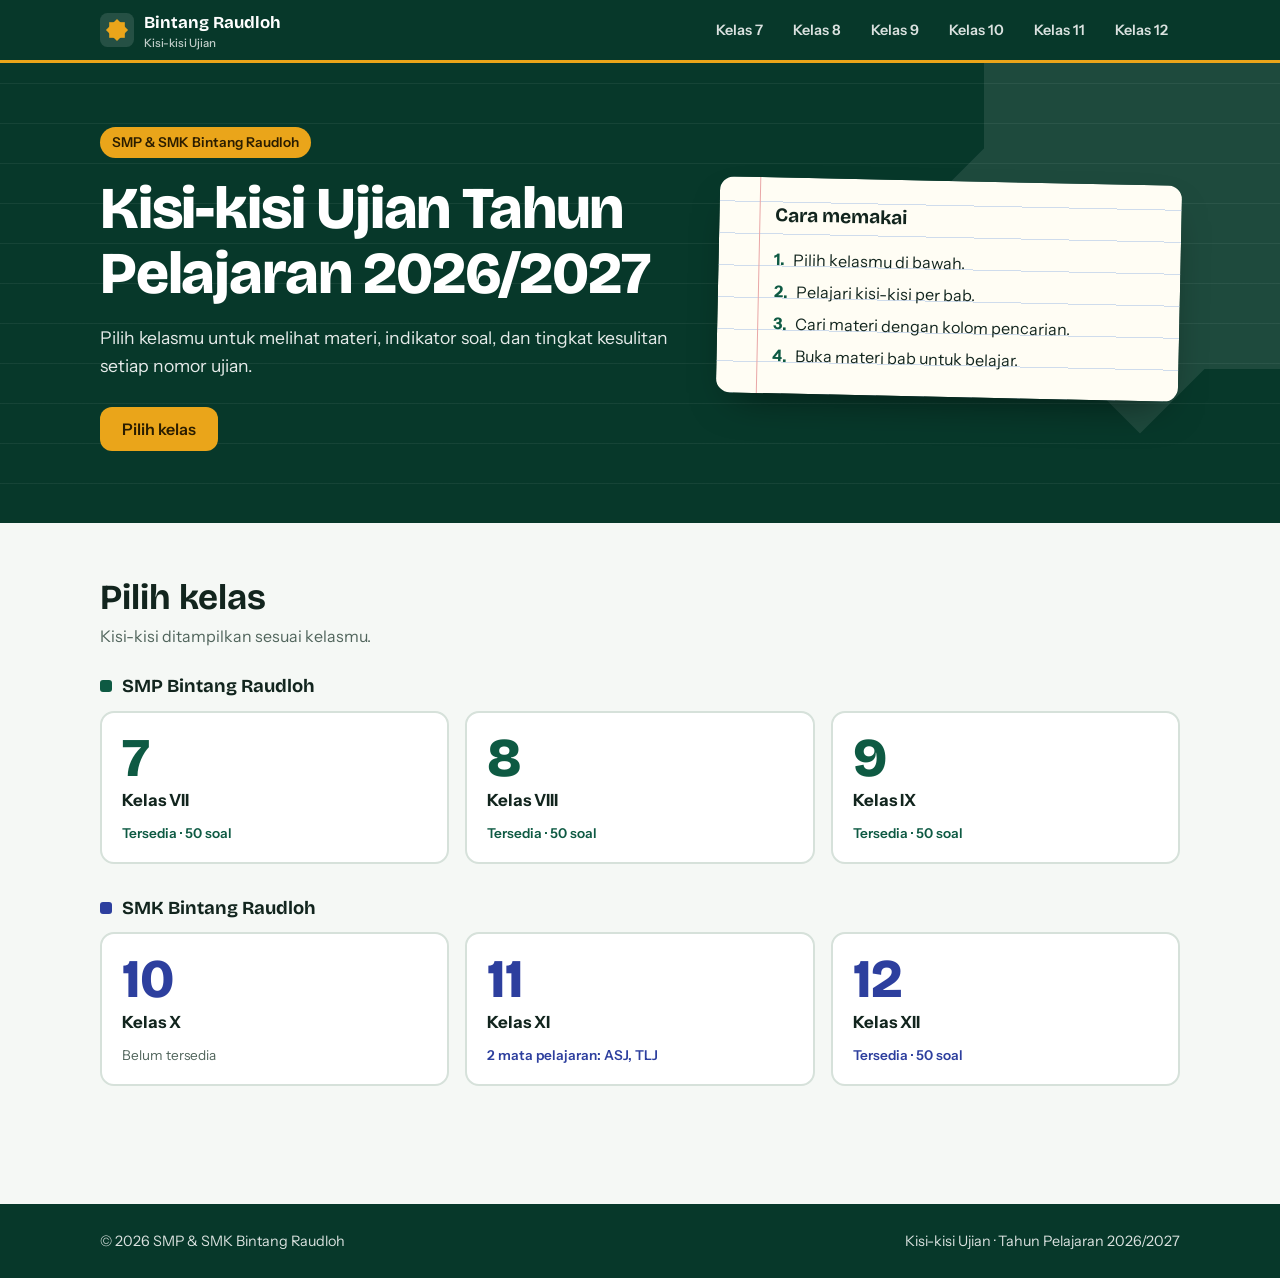
<file: index.html>
<!DOCTYPE html>
<html lang="id">
<head>
<meta charset="utf-8">
<meta name="viewport" content="width=device-width, initial-scale=1">
<title>Kisi-kisi Ujian · SMP & SMK Bintang Raudloh</title>
<meta name="description" content="Kisi-kisi ujian SMP & SMK Bintang Raudloh untuk kelas 7 sampai 12.">
<link rel="icon" href="data:image/svg+xml,<svg xmlns='http://www.w3.org/2000/svg' viewBox='0 0 100 100'><rect width='100' height='100' rx='22' fill='%230e5a43'/><g fill='%23eaa51a'><rect x='27' y='27' width='46' height='46'/><rect x='27' y='27' width='46' height='46' transform='rotate(45 50 50)'/></g></svg>">
<link rel="preconnect" href="https://fonts.googleapis.com">
<link rel="preconnect" href="https://fonts.gstatic.com" crossorigin>
<link href="https://fonts.googleapis.com/css2?family=Bricolage+Grotesque:opsz,wght@12..96,500;12..96,700;12..96,800&family=Instrument+Sans:wght@400;500;600&display=swap" rel="stylesheet">
<style>
:root{--ink:#12251e;--mut:#51655c;--paper:#f5f8f5;--card:#fff;--line:#d6e1da;--gold:#eaa51a;--hots:#a84b12;--hotsbg:#fdebdc;
--acc:#0e5a43;--accd:#07382a;--accl:#e4f1ea;--r:14px;
--fd:'Bricolage Grotesque','Segoe UI',system-ui,sans-serif;--fb:'Instrument Sans','Segoe UI',system-ui,sans-serif}
body[data-j=smk]{--acc:#2d3f9e;--accd:#1a2766;--accl:#e6e9f8}
*{box-sizing:border-box}
html{scroll-behavior:smooth;scroll-padding-top:150px}
body{margin:0;font-family:var(--fb);color:var(--ink);background:var(--paper);line-height:1.55;font-size:16px}
a{color:inherit}
:focus-visible{outline:3px solid var(--gold);outline-offset:2px;border-radius:6px}
h1,h2,h3{font-family:var(--fd);line-height:1.1;margin:0}
.wrap{max-width:1120px;margin:0 auto;padding:0 20px}
svg.star{display:block}

/* header */
.top{position:sticky;top:0;z-index:30;background:var(--accd);color:#fff;border-bottom:3px solid var(--gold)}
.top .wrap{display:flex;align-items:center;gap:16px;min-height:60px}
.brand{display:flex;align-items:center;gap:10px;text-decoration:none;font-family:var(--fd);font-weight:700;font-size:1.05rem;white-space:nowrap}
.brand small{display:block;font:500 .72rem var(--fb);opacity:.75}
.nav{display:flex;gap:6px;margin-left:auto;overflow-x:auto;scrollbar-width:none;padding:6px 0}
.nav::-webkit-scrollbar{display:none}
.nav a{flex:none;text-decoration:none;font-weight:600;font-size:.9rem;padding:6px 12px;border-radius:99px;color:#fff;opacity:.85}
.nav a:hover{background:rgba(255,255,255,.14);opacity:1}
.nav a[aria-current=page]{background:var(--gold);color:#2b1d00;opacity:1}
@media(max-width:640px){.brand span small{display:none}.brand{font-size:.95rem}}

/* home */
.hero{background:var(--accd);color:#fff;position:relative;overflow:hidden;
background-image:repeating-linear-gradient(0deg,transparent 0 39px,rgba(255,255,255,.06) 39px 40px)}
.hero .wrap{display:grid;grid-template-columns:1.25fr 1fr;gap:40px;align-items:center;padding-top:64px;padding-bottom:72px;position:relative}
.hero .bgstar{position:absolute;right:-120px;top:-110px;width:520px;opacity:.09;pointer-events:none}
.hero h1{font-size:clamp(2.2rem,5.2vw,3.7rem);font-weight:800;letter-spacing:-.02em}
.hero p.lead{font-size:1.1rem;max-width:34em;opacity:.9;margin:18px 0 28px}
.school{display:inline-block;background:var(--gold);color:#2b1d00;font-weight:600;font-size:.85rem;padding:5px 12px;border-radius:99px;margin-bottom:18px}
.btn{display:inline-flex;align-items:center;gap:8px;border:0;cursor:pointer;font:600 1rem var(--fb);padding:12px 22px;border-radius:12px;text-decoration:none;background:var(--gold);color:#2b1d00}
.btn:hover{filter:brightness(1.07)}
.btn.ghost{background:transparent;color:inherit;border:2px solid currentColor}
.note{background:#fffdf4;color:var(--ink);border-radius:var(--r);padding:22px 24px 22px 56px;box-shadow:0 18px 40px -18px rgba(0,0,0,.55);
background-image:linear-gradient(90deg,transparent 40px,#e9a6a6 40px 41px,transparent 41px),repeating-linear-gradient(0deg,transparent 0 31px,#cfdcec 31px 32px);transform:rotate(1.2deg)}
.note h2{font-size:1.2rem;margin-bottom:12px;line-height:32px}
.note ol{margin:0;padding:0;list-style:none;counter-reset:s}
.note li{counter-increment:s;line-height:32px;position:relative}
.note li::before{content:counter(s) ".";font-weight:700;color:var(--acc);margin-right:8px}
@media(max-width:820px){.hero .wrap{grid-template-columns:1fr;padding-top:44px;padding-bottom:52px}.note{transform:none}}

section.klas{padding:56px 0 28px}
.klas h2{font-size:clamp(1.6rem,3vw,2.2rem);margin-bottom:6px}
.klas .sub{color:var(--mut);margin:0 0 28px}
.grp{margin-bottom:34px}
.grp h3{font-size:1.15rem;margin-bottom:14px;display:flex;align-items:center;gap:10px}
.grp h3 i{display:inline-block;width:12px;height:12px;border-radius:3px;background:var(--c)}
.tiles{display:grid;grid-template-columns:repeat(3,1fr);gap:16px}
@media(max-width:700px){.tiles{grid-template-columns:1fr 1fr}}
@media(max-width:420px){.tiles{grid-template-columns:1fr}}
.tile{display:flex;flex-direction:column;gap:2px;text-decoration:none;background:var(--card);border:2px solid var(--line);border-radius:var(--r);padding:18px 20px;position:relative;transition:transform .15s,border-color .15s}
.tile:hover{transform:translateY(-3px);border-color:var(--c)}
.tile .big{font:800 3.4rem/1 var(--fd);color:var(--c)}
.tile b{font-size:1.05rem}
.tile .st{font-size:.85rem;margin-top:8px;color:var(--mut)}
.tile .st.ok{color:var(--c);font-weight:600}
.tile.smp{--c:#0e5a43}.tile.smk{--c:#2d3f9e}
.grp.smp h3{--c:#0e5a43}.grp.smk h3{--c:#2d3f9e}

footer{margin-top:56px;background:var(--accd);color:#fff;padding:26px 0;font-size:.9rem}
footer .wrap{display:flex;justify-content:space-between;gap:12px;flex-wrap:wrap;opacity:.85}

/* class page */
.chero{background:var(--accd);color:#fff;padding:36px 0 44px;position:relative;overflow:hidden;
background-image:repeating-linear-gradient(0deg,transparent 0 39px,rgba(255,255,255,.06) 39px 40px)}
.crumb{font-size:.9rem;opacity:.85;margin-bottom:14px}
.crumb a{text-decoration:none;border-bottom:1px solid rgba(255,255,255,.4)}
.chero h1{font-size:clamp(1.9rem,4.4vw,3rem);font-weight:800;letter-spacing:-.015em;max-width:18em}
.chero .per{opacity:.9;margin:10px 0 24px}
.meta{display:grid;grid-template-columns:repeat(auto-fit,minmax(170px,1fr));gap:10px;margin:0}
.meta div{background:rgba(255,255,255,.1);border-radius:12px;padding:10px 14px}
.meta dt{font-size:.78rem;opacity:.75}
.meta dd{margin:0;font-weight:600}
.panel{display:grid;grid-template-columns:1fr 1fr;gap:18px;margin-top:-26px;position:relative}
@media(max-width:820px){.panel{grid-template-columns:1fr}}
.card{background:var(--card);border:1px solid var(--line);border-radius:var(--r);padding:20px 22px;box-shadow:0 10px 24px -16px rgba(18,37,30,.35)}
.card h2{font-size:1.1rem;margin-bottom:14px}
.bar{display:grid;grid-template-columns:minmax(90px,38%) 1fr 2.2rem;gap:10px;align-items:center;margin:9px 0;font-size:.9rem}
.bar .t{height:12px;border-radius:99px;background:var(--accl);overflow:hidden}
.bar .t i{display:block;height:100%;background:var(--acc);border-radius:99px}
.bar b{text-align:right}
.bar.h .t i{background:var(--hots)}
.split{display:flex;height:34px;border-radius:10px;overflow:hidden;margin:6px 0 10px;font-weight:600;font-size:.85rem}
.split span{display:flex;align-items:center;justify-content:center;color:#fff}
.split span{min-width:0;overflow:hidden;white-space:nowrap}.split .LOTS{background:var(--acc)}.split .MOTS{background:#a97800}.split .HOTS{background:var(--hots)}
.kt.MOTS{background:#fff3d1;color:#6b4c00;border:1.5px solid #a97800}
.subs{display:flex;gap:8px;flex-wrap:wrap;margin:0 0 22px}
.subs a{padding:8px 18px;border-radius:99px;border:2px solid rgba(255,255,255,.45);color:#fff;text-decoration:none;font-weight:600;font-size:.95rem}
.subs a:hover{background:rgba(255,255,255,.12)}
.subs a[aria-current=page]{background:var(--gold);border-color:var(--gold);color:#2b1d00}

.tools{position:sticky;top:63px;z-index:20;background:var(--paper);padding:14px 0 10px;margin-top:20px;border-bottom:1px solid var(--line)}
.tools .wrap{display:flex;flex-wrap:wrap;gap:10px;align-items:center}
.tools input,.tools select{font:500 .95rem var(--fb);padding:10px 12px;border:2px solid var(--line);border-radius:10px;background:#fff;color:var(--ink);min-height:44px}
.tools input{flex:1 1 220px}
.seg{display:flex;border:2px solid var(--line);border-radius:10px;overflow:hidden;background:#fff}
.seg button{font:600 .9rem var(--fb);border:0;background:none;padding:0 14px;min-height:40px;cursor:pointer;color:var(--ink)}
.seg button[aria-pressed=true]{background:var(--acc);color:#fff}
.cnt{font-size:.88rem;color:var(--mut);margin-left:auto}
.pr{font:600 .9rem var(--fb);border:2px solid var(--line);background:#fff;border-radius:10px;padding:0 14px;min-height:44px;cursor:pointer}

.bab{margin-top:30px}
.bab header{display:flex;flex-wrap:wrap;gap:6px 14px;align-items:baseline;margin-bottom:12px}
.bab h2{font-size:1.4rem}
.bab h2 span{color:var(--acc)}
.bab .jml{font-size:.85rem;font-weight:600;background:var(--accl);color:var(--acc);padding:3px 10px;border-radius:99px}
.bab .desc{flex-basis:100%;margin:0;color:var(--mut);font-size:.95rem}
.bab .src{font-size:.9rem;font-weight:600;color:var(--acc)}
.rows{background:var(--card);border:1px solid var(--line);border-radius:var(--r);overflow:hidden}
.row{display:grid;grid-template-columns:3.2rem 11rem 1fr 9rem;gap:14px;padding:13px 18px;border-top:1px solid var(--line);align-items:start}
.row:first-child{border-top:0}
.row.hd{background:var(--accl);font-weight:600;font-size:.85rem;color:var(--accd)}
.row .no{font:800 1.1rem var(--fd);color:var(--acc)}
.row .mt{font-weight:600}
.tg{display:flex;gap:6px;flex-wrap:wrap}
.lv,.kt{font-size:.78rem;font-weight:700;padding:2px 9px;border-radius:99px;white-space:nowrap}
.lv{background:var(--accl);color:var(--accd)}
.kt.LOTS{border:1.5px solid var(--acc);color:var(--acc)}
.kt.HOTS{background:var(--hotsbg);color:var(--hots);border:1.5px solid var(--hots)}
.lv.hi{background:var(--hots);color:#fff}
.empty{padding:28px;text-align:center;color:var(--mut)}
@media(max-width:720px){
.row.hd{display:none}
.row{grid-template-columns:2.4rem 1fr;gap:4px 10px;padding:14px}
.row .no{grid-row:1/4}
.row .ind,.row .tg{grid-column:2}
.row .tg{margin-top:4px}
.tools{top:60px}.cnt{flex-basis:100%;margin:0}
}

/* unavailable */
.na{text-align:center;padding:72px 0 40px;max-width:560px;margin:0 auto}
.na .ico{width:96px;height:96px;margin:0 auto 22px;border-radius:50%;background:var(--accl);display:grid;place-items:center;color:var(--acc)}
.na h1{font-size:clamp(1.7rem,4vw,2.4rem);margin-bottom:12px}
.na p{color:var(--mut);margin:0 0 26px}
.na .btn{background:var(--acc);color:#fff}
.na .btn.ghost{background:transparent;color:var(--acc);margin-left:6px}

@media print{.top,.tools,.pr,footer,.hero .bgstar{display:none}.chero{background:none;color:#000;padding:0}.meta div{background:#eee}.panel{margin-top:10px}.card{box-shadow:none}body{background:#fff}.row{break-inside:avoid}}
@media(prefers-reduced-motion:reduce){*{transition:none!important;scroll-behavior:auto!important}}
</style>
</head>
<body>
<header class="top">
  <div class="wrap">
    <a class="brand" href="#" aria-label="Beranda">
      <svg class="star" width="34" height="34" viewBox="0 0 100 100" aria-hidden="true"><rect width="100" height="100" rx="22" fill="#fff" fill-opacity=".12"/><g fill="#eaa51a"><rect x="27" y="27" width="46" height="46"/><rect x="27" y="27" width="46" height="46" transform="rotate(45 50 50)"/></g></svg>
      <span>Bintang Raudloh<small>Kisi-kisi Ujian</small></span>
    </a>
    <nav class="nav" id="nav" aria-label="Pilih kelas"></nav>
  </div>
</header>
<main id="app"></main>
<footer><div class="wrap"><span>© 2026 SMP &amp; SMK Bintang Raudloh</span><span>Kisi-kisi Ujian · Tahun Pelajaran 2026/2027</span></div></footer>

<script>
const KELAS=[{n:7,r:'VII',j:'SMP'},{n:8,r:'VIII',j:'SMP'},{n:9,r:'IX',j:'SMP'},{n:10,r:'X',j:'SMK'},{n:11,r:'XI',j:'SMK'},{n:12,r:'XII',j:'SMK'}];
const DATA={"7": [{"mapel": "Informatika", "periode": "Ujian Semester Ganjil · Tahun Pelajaran 2026/2027", "meta": [["Mata pelajaran", "Informatika"], ["Kelas", "VII (Tujuh)"], ["Materi", "Bab 1–Bab 3"], ["Jumlah soal", "50 soal"], ["Bentuk soal", "Pilihan ganda (A, B, C, D)"], ["Alokasi waktu", "90 menit"], ["Guru pengampu", "Khalid Nabawi, S.Kom."]], "id": "informatika", "short": "Informatika", "label": "Informatika", "babs": [{"no": 1, "title": "Informatika dan Keterampilan Generik", "desc": "", "link": "https://khalidnabawidigital-hue.github.io/tik_biro7/bab1.html", "items": [{"no": 1, "materi": "Pengertian Informatika", "indikator": "Peserta didik dapat mengidentifikasi pengertian Informatika.", "level": "C1", "kat": "LOTS"}, {"no": 2, "materi": "Informatika dan TIK", "indikator": "Peserta didik dapat menyebutkan perbedaan Informatika dan TIK.", "level": "C2", "kat": "LOTS"}, {"no": 3, "materi": "Elemen Informatika", "indikator": "Peserta didik dapat mengidentifikasi 8 elemen utama Informatika.", "level": "C1", "kat": "LOTS"}, {"no": 4, "materi": "Berpikir Komputasional", "indikator": "Peserta didik dapat menjelaskan fungsi berpikir komputasional dalam kehidupan sehari-hari.", "level": "C2", "kat": "LOTS"}, {"no": 5, "materi": "Profil Pelajar Pancasila", "indikator": "Peserta didik dapat menentukan dimensi Pancasila yang sesuai dengan kegiatan gotong royong.", "level": "C2", "kat": "LOTS"}, {"no": 6, "materi": "Keterampilan Generik", "indikator": "Peserta didik dapat mengidentifikasi manfaat bekerja dalam kelompok.", "level": "C1", "kat": "LOTS"}, {"no": 7, "materi": "Pembagian Tugas", "indikator": "Peserta didik dapat menentukan tugas dan tanggung jawab ketua kelompok berdasarkan situasi.", "level": "C3", "kat": "LOTS"}, {"no": 8, "materi": "Komunikasi Tim", "indikator": "Peserta didik dapat menganalisis permasalahan pembagian tugas dalam kelompok.", "level": "C4", "kat": "HOTS"}, {"no": 9, "materi": "Infografis", "indikator": "Peserta didik dapat menentukan unsur infografis yang efektif berdasarkan kebutuhan informasi.", "level": "C3", "kat": "LOTS"}, {"no": 10, "materi": "Presentasi Efektif", "indikator": "Peserta didik dapat menganalisis kelemahan penyampaian presentasi berdasarkan ilustrasi.", "level": "C4", "kat": "HOTS"}, {"no": 11, "materi": "Kolaborasi", "indikator": "Peserta didik dapat mengevaluasi solusi terhadap konflik pembagian tugas kelompok.", "level": "C5", "kat": "HOTS"}, {"no": 12, "materi": "Produk Informatika", "indikator": "Peserta didik dapat menentukan rancangan penyajian informasi dalam bentuk infografis berdasarkan suatu permasalahan.", "level": "C6", "kat": "HOTS"}]}, {"no": 2, "title": "Berpikir Komputasional", "desc": "", "link": "https://khalidnabawidigital-hue.github.io/tik_biro7/bab2.html", "items": [{"no": 13, "materi": "Pengertian BK", "indikator": "Peserta didik dapat mengidentifikasi pengertian berpikir komputasional.", "level": "C1", "kat": "LOTS"}, {"no": 14, "materi": "Empat Pilar BK", "indikator": "Peserta didik dapat menyebutkan empat pilar berpikir komputasional.", "level": "C1", "kat": "LOTS"}, {"no": 15, "materi": "Dekomposisi", "indikator": "Peserta didik dapat menjelaskan konsep dekomposisi.", "level": "C2", "kat": "LOTS"}, {"no": 16, "materi": "Pengenalan Pola", "indikator": "Peserta didik dapat menentukan contoh penerapan pengenalan pola.", "level": "C3", "kat": "LOTS"}, {"no": 17, "materi": "Abstraksi", "indikator": "Peserta didik dapat mengidentifikasi informasi penting dan tidak penting dalam suatu permasalahan.", "level": "C3", "kat": "LOTS"}, {"no": 18, "materi": "Algoritma", "indikator": "Peserta didik dapat menjelaskan pengertian algoritma.", "level": "C2", "kat": "LOTS"}, {"no": 19, "materi": "Ciri Algoritma", "indikator": "Peserta didik dapat mengidentifikasi ciri-ciri algoritma yang baik.", "level": "C1", "kat": "LOTS"}, {"no": 20, "materi": "Urutan Algoritma", "indikator": "Peserta didik dapat menentukan urutan langkah yang benar dalam suatu aktivitas sehari-hari.", "level": "C3", "kat": "LOTS"}, {"no": 21, "materi": "Pseudocode dan Flowchart", "indikator": "Peserta didik dapat membedakan bentuk penyajian algoritma.", "level": "C2", "kat": "LOTS"}, {"no": 22, "materi": "Analisis Algoritma", "indikator": "Peserta didik dapat menganalisis kesalahan urutan langkah dalam suatu algoritma.", "level": "C4", "kat": "HOTS"}, {"no": 23, "materi": "Optimasi Penjadwalan", "indikator": "Peserta didik dapat menjelaskan tujuan optimasi penjadwalan.", "level": "C2", "kat": "LOTS"}, {"no": 24, "materi": "Prioritas Kegiatan", "indikator": "Peserta didik dapat menentukan kegiatan berdasarkan tingkat prioritas dan tenggat waktu.", "level": "C3", "kat": "LOTS"}, {"no": 25, "materi": "Efisiensi Waktu", "indikator": "Peserta didik dapat menganalisis jadwal kegiatan untuk menemukan penggunaan waktu yang tidak efisien.", "level": "C4", "kat": "HOTS"}, {"no": 26, "materi": "Struktur Data List", "indikator": "Peserta didik dapat mengidentifikasi karakteristik struktur data list.", "level": "C1", "kat": "LOTS"}, {"no": 27, "materi": "Struktur Data Queue", "indikator": "Peserta didik dapat menganalisis penerapan konsep FIFO dalam kehidupan sehari-hari.", "level": "C4", "kat": "HOTS"}, {"no": 28, "materi": "Struktur Data Stack", "indikator": "Peserta didik dapat menganalisis penerapan konsep LIFO dalam kehidupan sehari-hari.", "level": "C4", "kat": "HOTS"}, {"no": 29, "materi": "Representasi Data", "indikator": "Peserta didik dapat mengevaluasi representasi bilangan biner berdasarkan nilai desimalnya.", "level": "C5", "kat": "HOTS"}, {"no": 30, "materi": "Bilangan Biner", "indikator": "Peserta didik dapat menentukan representasi data sederhana menggunakan kombinasi bit biner.", "level": "C6", "kat": "HOTS"}]}, {"no": 3, "title": "Teknologi Informasi dan Komunikasi", "desc": "", "link": "https://khalidnabawidigital-hue.github.io/tik_biro7/bab3.html", "items": [{"no": 31, "materi": "Antarmuka Pengguna", "indikator": "Peserta didik dapat mengidentifikasi pengertian user interface.", "level": "C1", "kat": "LOTS"}, {"no": 32, "materi": "GUI", "indikator": "Peserta didik dapat menjelaskan pengertian Graphical User Interface.", "level": "C2", "kat": "LOTS"}, {"no": 33, "materi": "Komponen Antarmuka", "indikator": "Peserta didik dapat mengidentifikasi fungsi ikon, menu, jendela, dan pointer.", "level": "C1", "kat": "LOTS"}, {"no": 34, "materi": "Interaksi Antarmuka", "indikator": "Peserta didik dapat menentukan fungsi klik, klik ganda, drag, dan scroll.", "level": "C3", "kat": "LOTS"}, {"no": 35, "materi": "File dan Folder", "indikator": "Peserta didik dapat membedakan pengertian file dan folder.", "level": "C2", "kat": "LOTS"}, {"no": 36, "materi": "Ekstensi File", "indikator": "Peserta didik dapat mengidentifikasi jenis file berdasarkan ekstensi .docx, .pptx, .xlsx, .pdf, .jpg, dan .mp4.", "level": "C1", "kat": "LOTS"}, {"no": 37, "materi": "Pengelolaan File", "indikator": "Peserta didik dapat menentukan struktur folder yang tepat untuk menyimpan dokumen sekolah.", "level": "C3", "kat": "LOTS"}, {"no": 38, "materi": "Organisasi File", "indikator": "Peserta didik dapat menganalisis permasalahan penyimpanan file yang tidak terorganisasi.", "level": "C4", "kat": "HOTS"}, {"no": 39, "materi": "Browser", "indikator": "Peserta didik dapat menjelaskan fungsi aplikasi browser.", "level": "C2", "kat": "LOTS"}, {"no": 40, "materi": "Search Engine", "indikator": "Peserta didik dapat membedakan fungsi browser dan search engine.", "level": "C2", "kat": "LOTS"}, {"no": 41, "materi": "Kata Kunci", "indikator": "Peserta didik dapat menentukan kata kunci pencarian yang paling efektif.", "level": "C3", "kat": "LOTS"}, {"no": 42, "materi": "Verifikasi Informasi", "indikator": "Peserta didik dapat menganalisis hasil pencarian untuk menentukan sumber informasi yang lebih terpercaya.", "level": "C4", "kat": "HOTS"}, {"no": 43, "materi": "Surel / Email", "indikator": "Peserta didik dapat mengidentifikasi pengertian dan fungsi surel.", "level": "C1", "kat": "LOTS"}, {"no": 44, "materi": "Komponen Surel", "indikator": "Peserta didik dapat menjelaskan fungsi bagian To, Subject, isi pesan, dan lampiran.", "level": "C2", "kat": "LOTS"}, {"no": 45, "materi": "Etika Email", "indikator": "Peserta didik dapat menentukan cara mengirim surel secara sopan dan benar.", "level": "C3", "kat": "LOTS"}, {"no": 46, "materi": "Analisis Email", "indikator": "Peserta didik dapat menganalisis kesalahan dalam penulisan surel resmi.", "level": "C4", "kat": "HOTS"}, {"no": 47, "materi": "Aplikasi Perkantoran", "indikator": "Peserta didik dapat mengidentifikasi fungsi aplikasi pengolah kata.", "level": "C1", "kat": "LOTS"}, {"no": 48, "materi": "Jenis Dokumen", "indikator": "Peserta didik dapat menentukan jenis dokumen yang sesuai dengan kebutuhan tertentu.", "level": "C3", "kat": "LOTS"}, {"no": 49, "materi": "Pembuatan Dokumen", "indikator": "Peserta didik dapat mengevaluasi kualitas laporan digital berdasarkan tujuan dan kerapian penyajiannya.", "level": "C5", "kat": "HOTS"}, {"no": 50, "materi": "Proyek Digital Office", "indikator": "Peserta didik dapat merancang alur kerja pembuatan laporan digital, mulai dari pencarian informasi hingga pengiriman melalui surel.", "level": "C6", "kat": "HOTS"}]}], "total": 50}], "8": [{"mapel": "Informatika", "periode": "Kurikulum Merdeka Fase D · Tahun Ajaran 2026/2027", "meta": [["Mata pelajaran", "Informatika"], ["Kelas", "VIII (Delapan)"], ["Materi", "Bab 1–Bab 4"], ["Jumlah soal", "50 soal"], ["Bentuk soal", "Pilihan ganda (A, B, C, D)"], ["Skor", "2 poin per soal, total 100"]], "id": "informatika", "short": "Informatika", "label": "Informatika", "babs": [{"no": 1, "title": "Informatika dan Pembelajarannya", "desc": "Hakikat Informatika, cara belajar, refleksi, perencanaan belajar, dan Profil Pelajar Pancasila.", "link": "https://khalidnabawidigital-hue.github.io/tik_biro8/bab1.html", "items": [{"no": 1, "materi": "Pengertian Informatika", "indikator": "Peserta didik dapat mengidentifikasi pengertian Informatika secara tepat.", "level": "C1", "kat": "LOTS"}, {"no": 2, "materi": "Hakikat Informatika", "indikator": "Peserta didik dapat menjelaskan perbedaan Informatika dengan sekadar mengoperasikan komputer.", "level": "C2", "kat": "LOTS"}, {"no": 3, "materi": "Berpikir Komputasional", "indikator": "Peserta didik dapat menentukan penerapan berpikir komputasional dalam kehidupan sehari-hari.", "level": "C3", "kat": "LOTS"}, {"no": 4, "materi": "Plugged dan Unplugged", "indikator": "Peserta didik dapat membedakan kegiatan belajar Informatika secara plugged dan unplugged berdasarkan contoh kegiatan.", "level": "C2", "kat": "LOTS"}, {"no": 5, "materi": "Refleksi Pembelajaran", "indikator": "Peserta didik dapat menganalisis manfaat refleksi terhadap proses pembelajaran.", "level": "C4", "kat": "HOTS"}, {"no": 6, "materi": "Rencana Belajar", "indikator": "Peserta didik dapat menentukan strategi belajar yang tepat berdasarkan permasalahan belajar yang diberikan.", "level": "C3", "kat": "LOTS"}, {"no": 7, "materi": "Profil Pelajar Pancasila", "indikator": "Peserta didik dapat menganalisis karakter Profil Pelajar Pancasila yang sesuai dengan suatu situasi pembelajaran.", "level": "C4", "kat": "HOTS"}, {"no": 8, "materi": "Target Pembelajaran", "indikator": "Peserta didik dapat memilih rancangan target pembelajaran Informatika yang paling terarah dan realistis berdasarkan suatu kondisi.", "level": "C5", "kat": "HOTS"}]}, {"no": 2, "title": "Berpikir Komputasional", "desc": "Berpikir Komputasional, Fungsi, Himpunan, Sistem Bilangan, Algoritma, dan Struktur Data.", "link": "https://khalidnabawidigital-hue.github.io/tik_biro8/bab2.html", "items": [{"no": 9, "materi": "Pengertian BK", "indikator": "Peserta didik dapat menyebutkan pengertian berpikir komputasional.", "level": "C1", "kat": "LOTS"}, {"no": 10, "materi": "Penerapan BK", "indikator": "Peserta didik dapat mengidentifikasi contoh penerapan berpikir komputasional dalam kehidupan sehari-hari.", "level": "C2", "kat": "LOTS"}, {"no": 11, "materi": "Fungsi", "indikator": "Peserta didik dapat menjelaskan konsep input, proses, dan output pada sebuah fungsi.", "level": "C2", "kat": "LOTS"}, {"no": 12, "materi": "Fungsi", "indikator": "Peserta didik dapat menghitung keluaran fungsi berdasarkan aturan dan nilai masukan yang diberikan.", "level": "C3", "kat": "LOTS"}, {"no": 13, "materi": "Fungsi", "indikator": "Peserta didik dapat menganalisis hubungan domain, kodomain, dan range berdasarkan suatu pemetaan.", "level": "C4", "kat": "HOTS"}, {"no": 14, "materi": "Himpunan", "indikator": "Peserta didik dapat mengidentifikasi anggota suatu himpunan berdasarkan karakteristik tertentu.", "level": "C1", "kat": "LOTS"}, {"no": 15, "materi": "Operasi Himpunan", "indikator": "Peserta didik dapat menentukan hasil operasi gabungan (union) dua himpunan.", "level": "C3", "kat": "LOTS"}, {"no": 16, "materi": "Operasi Himpunan", "indikator": "Peserta didik dapat menganalisis hasil irisan (intersection) dan selisih dua himpunan.", "level": "C4", "kat": "HOTS"}, {"no": 17, "materi": "Sistem Bilangan", "indikator": "Peserta didik dapat membedakan sistem bilangan desimal dan biner berdasarkan basisnya.", "level": "C2", "kat": "LOTS"}, {"no": 18, "materi": "Sistem Bilangan", "indikator": "Peserta didik dapat mengonversi bilangan biner sederhana ke bilangan desimal.", "level": "C3", "kat": "LOTS"}, {"no": 19, "materi": "Algoritma", "indikator": "Peserta didik dapat mengidentifikasi ciri-ciri algoritma yang baik.", "level": "C1", "kat": "LOTS"}, {"no": 20, "materi": "Algoritma", "indikator": "Peserta didik dapat menentukan urutan langkah algoritma berdasarkan permasalahan yang diberikan.", "level": "C3", "kat": "LOTS"}, {"no": 21, "materi": "Algoritma", "indikator": "Peserta didik dapat menganalisis hasil akhir dari suatu algoritma sederhana menggunakan variabel dan perulangan.", "level": "C4", "kat": "HOTS"}, {"no": 22, "materi": "Struktur Data", "indikator": "Peserta didik dapat memilih struktur data Stack atau Queue yang paling tepat berdasarkan kebutuhan suatu permasalahan.", "level": "C5", "kat": "HOTS"}]}, {"no": 3, "title": "Teknologi Informasi dan Komunikasi", "desc": "Aplikasi Perkantoran, fitur aplikasi, pengolah kata, laporan digital, ringkasan konten, dan laboratorium virtual.", "link": "https://khalidnabawidigital-hue.github.io/tik_biro8/bab3.html", "items": [{"no": 23, "materi": "Aplikasi Perkantoran", "indikator": "Peserta didik dapat menyebutkan pengertian aplikasi perkantoran.", "level": "C1", "kat": "LOTS"}, {"no": 24, "materi": "Jenis Aplikasi", "indikator": "Peserta didik dapat mengidentifikasi aplikasi yang sesuai untuk membuat dokumen, mengolah angka, dan presentasi.", "level": "C2", "kat": "LOTS"}, {"no": 25, "materi": "Fitur Aplikasi", "indikator": "Peserta didik dapat menjelaskan fungsi fitur dasar pada aplikasi perkantoran.", "level": "C2", "kat": "LOTS"}, {"no": 26, "materi": "Pengolah Kata", "indikator": "Peserta didik dapat mengidentifikasi fungsi aplikasi pengolah kata seperti Microsoft Word dan Google Docs.", "level": "C1", "kat": "LOTS"}, {"no": 27, "materi": "Format Dokumen", "indikator": "Peserta didik dapat menentukan penggunaan fitur Bold, Italic, Underline, dan Align sesuai kebutuhan dokumen.", "level": "C3", "kat": "LOTS"}, {"no": 28, "materi": "Pengolah Kata", "indikator": "Peserta didik dapat menganalisis kesalahan pengaturan margin dan perataan teks pada sebuah dokumen.", "level": "C4", "kat": "HOTS"}, {"no": 29, "materi": "Laporan Digital", "indikator": "Peserta didik dapat mengidentifikasi bagian-bagian utama dalam struktur laporan digital.", "level": "C1", "kat": "LOTS"}, {"no": 30, "materi": "Laporan Digital", "indikator": "Peserta didik dapat menentukan urutan struktur laporan digital yang benar.", "level": "C3", "kat": "LOTS"}, {"no": 31, "materi": "Ringkasan Konten", "indikator": "Peserta didik dapat menjelaskan tujuan dan prinsip membuat ringkasan konten digital.", "level": "C2", "kat": "LOTS"}, {"no": 32, "materi": "Ringkasan Konten", "indikator": "Peserta didik dapat menganalisis gagasan pokok dari sebuah paragraf digital.", "level": "C4", "kat": "HOTS"}, {"no": 33, "materi": "Laboratorium Virtual", "indikator": "Peserta didik dapat menjelaskan pengertian dan manfaat laboratorium virtual.", "level": "C2", "kat": "LOTS"}, {"no": 34, "materi": "Laboratorium Virtual", "indikator": "Peserta didik dapat mengevaluasi pemilihan laboratorium virtual sebagai solusi pembelajaran berdasarkan keterbatasan alat dan bahan eksperimen.", "level": "C5", "kat": "HOTS"}]}, {"no": 4, "title": "Sistem Komputer", "desc": "Sistem komputer, komponen, hardware, software, sistem operasi, heksadesimal, pengalamatan memori, CPU, dan cara kerja komputer.", "link": "https://khalidnabawidigital-hue.github.io/tik_biro8/bab4.html", "items": [{"no": 35, "materi": "Sistem Komputer", "indikator": "Peserta didik dapat menjelaskan pengertian sistem komputer.", "level": "C1", "kat": "LOTS"}, {"no": 36, "materi": "Komponen Sistem", "indikator": "Peserta didik dapat membedakan hardware, software, dan brainware berdasarkan contoh.", "level": "C2", "kat": "LOTS"}, {"no": 37, "materi": "Hardware", "indikator": "Peserta didik dapat mengidentifikasi perangkat keras berdasarkan kategori input, processing, output, dan storage.", "level": "C2", "kat": "LOTS"}, {"no": 38, "materi": "Hardware", "indikator": "Peserta didik dapat menentukan fungsi perangkat keras berdasarkan situasi penggunaan komputer.", "level": "C3", "kat": "LOTS"}, {"no": 39, "materi": "Software", "indikator": "Peserta didik dapat membedakan software sistem dan software aplikasi.", "level": "C2", "kat": "LOTS"}, {"no": 40, "materi": "Sistem Operasi", "indikator": "Peserta didik dapat menjelaskan fungsi sistem operasi dalam mengelola sumber daya komputer.", "level": "C2", "kat": "LOTS"}, {"no": 41, "materi": "Sistem Bilangan", "indikator": "Peserta didik dapat mengidentifikasi basis dan simbol yang digunakan dalam sistem bilangan heksadesimal.", "level": "C1", "kat": "LOTS"}, {"no": 42, "materi": "Heksadesimal", "indikator": "Peserta didik dapat mengonversi bilangan desimal ke heksadesimal.", "level": "C3", "kat": "LOTS"}, {"no": 43, "materi": "Heksadesimal", "indikator": "Peserta didik dapat mengonversi bilangan heksadesimal ke desimal.", "level": "C3", "kat": "LOTS"}, {"no": 44, "materi": "Heksadesimal", "indikator": "Peserta didik dapat menganalisis kesalahan proses konversi bilangan desimal ke heksadesimal.", "level": "C4", "kat": "HOTS"}, {"no": 45, "materi": "Pengalamatan Memori", "indikator": "Peserta didik dapat menjelaskan pengertian alamat memori.", "level": "C1", "kat": "LOTS"}, {"no": 46, "materi": "Pengalamatan Memori", "indikator": "Peserta didik dapat menganalisis perbedaan alamat memori dengan isi data yang tersimpan.", "level": "C4", "kat": "HOTS"}, {"no": 47, "materi": "CPU", "indikator": "Peserta didik dapat mengidentifikasi fungsi ALU, CU, dan Register pada CPU.", "level": "C2", "kat": "LOTS"}, {"no": 48, "materi": "Cara Kerja CPU", "indikator": "Peserta didik dapat menentukan urutan siklus Fetch–Decode–Execute.", "level": "C3", "kat": "LOTS"}, {"no": 49, "materi": "Cara Kerja Komputer", "indikator": "Peserta didik dapat menganalisis hubungan CPU, RAM, perangkat input, dan output dalam proses pengolahan data.", "level": "C4", "kat": "HOTS"}, {"no": 50, "materi": "Sistem Komputer", "indikator": "Peserta didik dapat memilih rancangan solusi paling tepat untuk mengatasi permasalahan komputer berdasarkan hubungan hardware, software, brainware, dan CPU.", "level": "C6", "kat": "HOTS"}]}], "total": 50}], "9": [{"mapel": "Informatika", "periode": "Tahun Pelajaran 2026/2027", "meta": [["Mata pelajaran", "Informatika"], ["Kelas", "IX (Sembilan)"], ["Materi", "Bab 2–Bab 6"], ["Jumlah soal", "50 butir"], ["Bentuk soal", "Pilihan ganda (A, B, C, D)"], ["Guru pengampu", "Khalid Nabawi, S.Kom."]], "id": "informatika", "short": "Informatika", "label": "Informatika", "babs": [{"no": 2, "title": "Berpikir Komputasional", "desc": "Struktur Data Graf dan Tree, Ekspresi Logika, Algoritma.", "link": "https://khalidnabawidigital-hue.github.io/tik_biro9/bab2.html", "items": [{"no": 1, "materi": "Struktur Data Graf", "indikator": "Peserta didik dapat menyebutkan pengertian graf dalam struktur data.", "level": "C1", "kat": "LOTS"}, {"no": 2, "materi": "Struktur Data Graf", "indikator": "Peserta didik dapat mengidentifikasi pengertian simpul (vertex) dan sisi (edge).", "level": "C1", "kat": "LOTS"}, {"no": 3, "materi": "Struktur Data Tree", "indikator": "Peserta didik dapat menjelaskan fungsi root, parent, child, dan leaf.", "level": "C2", "kat": "LOTS"}, {"no": 4, "materi": "Graf dan Tree", "indikator": "Peserta didik dapat membedakan karakteristik graf dan tree berdasarkan ilustrasi.", "level": "C2", "kat": "LOTS"}, {"no": 5, "materi": "Operasi Logika", "indikator": "Peserta didik dapat menentukan hasil operasi logika AND, OR, dan NOT.", "level": "C3", "kat": "LOTS"}, {"no": 6, "materi": "Operasi Logika", "indikator": "Peserta didik dapat menerapkan operasi XOR berdasarkan dua nilai kebenaran.", "level": "C3", "kat": "LOTS"}, {"no": 7, "materi": "Algoritma", "indikator": "Peserta didik dapat mengidentifikasi ciri-ciri algoritma yang baik.", "level": "C2", "kat": "LOTS"}, {"no": 8, "materi": "Algoritma", "indikator": "Peserta didik dapat menentukan urutan langkah algoritma untuk menyelesaikan masalah sederhana.", "level": "C3", "kat": "LOTS"}, {"no": 9, "materi": "Graf", "indikator": "Peserta didik dapat menganalisis hubungan antarsimpul berdasarkan ilustrasi jaringan atau peta rute.", "level": "C4", "kat": "HOTS"}, {"no": 10, "materi": "Operasi Logika", "indikator": "Peserta didik dapat menganalisis hasil kombinasi beberapa ekspresi logika.", "level": "C4", "kat": "HOTS"}, {"no": 11, "materi": "Algoritma", "indikator": "Peserta didik dapat mengevaluasi kesalahan urutan langkah dalam sebuah algoritma.", "level": "C5", "kat": "HOTS"}, {"no": 12, "materi": "Algoritma", "indikator": "Peserta didik dapat menentukan rancangan algoritma paling tepat untuk menyelesaikan permasalahan sehari-hari.", "level": "C6", "kat": "HOTS"}]}, {"no": 3, "title": "Teknologi Informasi dan Komunikasi", "desc": "Integrasi Konten Aplikasi Perkantoran, Blog, dan Vlog.", "link": "https://khalidnabawidigital-hue.github.io/tik_biro9/bab3.html", "items": [{"no": 13, "materi": "Aplikasi Perkantoran", "indikator": "Peserta didik dapat menyebutkan fungsi aplikasi pengolah kata, lembar kerja, dan presentasi.", "level": "C1", "kat": "LOTS"}, {"no": 14, "materi": "Integrasi Konten", "indikator": "Peserta didik dapat menjelaskan tujuan integrasi konten antaraplikasi perkantoran.", "level": "C2", "kat": "LOTS"}, {"no": 15, "materi": "Integrasi Konten", "indikator": "Peserta didik dapat mengidentifikasi perbedaan Copy-Paste, Paste Special/Link, dan Embed OLE.", "level": "C2", "kat": "LOTS"}, {"no": 16, "materi": "Integrasi Konten", "indikator": "Peserta didik dapat menentukan metode integrasi konten yang tepat berdasarkan kebutuhan pekerjaan.", "level": "C3", "kat": "LOTS"}, {"no": 17, "materi": "Blog", "indikator": "Peserta didik dapat mengidentifikasi karakteristik dan fungsi blog.", "level": "C2", "kat": "LOTS"}, {"no": 18, "materi": "Blog", "indikator": "Peserta didik dapat menentukan susunan postingan blog yang baik berdasarkan struktur penulisannya.", "level": "C3", "kat": "LOTS"}, {"no": 19, "materi": "Vlog", "indikator": "Peserta didik dapat mengidentifikasi tahapan produksi vlog dari pra-produksi hingga publikasi.", "level": "C3", "kat": "LOTS"}, {"no": 20, "materi": "Integrasi Konten", "indikator": "Peserta didik dapat menganalisis kesesuaian penggunaan aplikasi perkantoran dalam pembuatan laporan.", "level": "C4", "kat": "HOTS"}, {"no": 21, "materi": "Blog dan Vlog", "indikator": "Peserta didik dapat mengevaluasi kualitas sebuah blog atau vlog berdasarkan isi, sumber, dan penyajiannya.", "level": "C5", "kat": "HOTS"}, {"no": 22, "materi": "Blog dan Vlog", "indikator": "Peserta didik dapat menentukan rancangan konsep blog atau vlog edukatif yang sesuai dengan tujuan dan sasaran pembaca atau penonton.", "level": "C6", "kat": "HOTS"}]}, {"no": 4, "title": "Sistem Komputer", "desc": "Kebiasaan Baik Berkomputer, Posisi Duduk, dan Computer Science Unplugged.", "link": "https://khalidnabawidigital-hue.github.io/tik_biro9/bab4.html", "items": [{"no": 23, "materi": "Kebiasaan Berkomputer", "indikator": "Peserta didik dapat menyebutkan contoh kebiasaan baik dalam menggunakan komputer.", "level": "C1", "kat": "LOTS"}, {"no": 24, "materi": "Keamanan Perangkat", "indikator": "Peserta didik dapat menjelaskan pentingnya menjaga keamanan perangkat dan akun saat menggunakan komputer bersama.", "level": "C2", "kat": "LOTS"}, {"no": 25, "materi": "Posisi Duduk", "indikator": "Peserta didik dapat mengidentifikasi posisi duduk dan pengaturan perangkat yang mendukung kenyamanan saat menggunakan komputer.", "level": "C2", "kat": "LOTS"}, {"no": 26, "materi": "Kebiasaan Berkomputer", "indikator": "Peserta didik dapat menentukan tindakan tepat ketika menemukan kerusakan perangkat komputer.", "level": "C3", "kat": "LOTS"}, {"no": 27, "materi": "CS Unplugged", "indikator": "Peserta didik dapat menjelaskan pengertian dan tujuan Computer Science Unplugged.", "level": "C2", "kat": "LOTS"}, {"no": 28, "materi": "CS Unplugged", "indikator": "Peserta didik dapat menerapkan konsep urutan instruksi dalam kegiatan tanpa menggunakan komputer.", "level": "C3", "kat": "LOTS"}, {"no": 29, "materi": "Kebiasaan Berkomputer", "indikator": "Peserta didik dapat menganalisis kesalahan kebiasaan penggunaan komputer berdasarkan suatu kasus.", "level": "C4", "kat": "HOTS"}, {"no": 30, "materi": "CS Unplugged", "indikator": "Peserta didik dapat merancang urutan instruksi yang paling efektif untuk menyelesaikan aktivitas sederhana tanpa komputer.", "level": "C6", "kat": "HOTS"}]}, {"no": 5, "title": "Jaringan Komputer dan Internet", "desc": "Etika Berinternet, Keamanan Digital, Tanggung Jawab Pengguna Internet, dan Kampanye Internet Aman.", "link": "https://khalidnabawidigital-hue.github.io/tik_biro9/bab5.html", "items": [{"no": 31, "materi": "Etika Berinternet", "indikator": "Peserta didik dapat menyebutkan contoh perilaku yang mencerminkan etika berinternet.", "level": "C1", "kat": "LOTS"}, {"no": 32, "materi": "Keamanan Internet", "indikator": "Peserta didik dapat menjelaskan pentingnya menjaga kerahasiaan informasi pribadi di internet.", "level": "C2", "kat": "LOTS"}, {"no": 33, "materi": "Keamanan Akun", "indikator": "Peserta didik dapat mengidentifikasi ciri kata sandi yang kuat dan aman.", "level": "C2", "kat": "LOTS"}, {"no": 34, "materi": "Etika Digital", "indikator": "Peserta didik dapat menentukan tindakan tepat ketika berbeda pendapat di media sosial.", "level": "C3", "kat": "LOTS"}, {"no": 35, "materi": "Keamanan Internet", "indikator": "Peserta didik dapat menentukan tindakan yang tepat ketika menerima tautan atau pesan mencurigakan.", "level": "C3", "kat": "LOTS"}, {"no": 36, "materi": "Hak Cipta", "indikator": "Peserta didik dapat menerapkan prinsip menghargai hak cipta ketika menggunakan konten dari internet.", "level": "C3", "kat": "LOTS"}, {"no": 37, "materi": "Jejak Digital", "indikator": "Peserta didik dapat menganalisis dampak unggahan terhadap privasi dan jejak digital seseorang.", "level": "C4", "kat": "HOTS"}, {"no": 38, "materi": "Keamanan Internet", "indikator": "Peserta didik dapat menganalisis kasus penyebaran informasi yang belum terverifikasi.", "level": "C4", "kat": "HOTS"}, {"no": 39, "materi": "Kampanye Internet Aman", "indikator": "Peserta didik dapat mengevaluasi efektivitas pesan kampanye internet aman berdasarkan isi dan sasaran audiens.", "level": "C5", "kat": "HOTS"}, {"no": 40, "materi": "Kampanye Internet Aman", "indikator": "Peserta didik dapat merancang konsep kampanye digital yang tepat untuk mengajak masyarakat menggunakan internet secara bijak.", "level": "C6", "kat": "HOTS"}]}, {"no": 6, "title": "Analisis Data", "desc": "Pengertian Data, Informasi, Perbedaan Data dan Informasi, serta Praktik Baik Analisis Data.", "link": "https://khalidnabawidigital-hue.github.io/tik_biro9/bab6.html", "items": [{"no": 41, "materi": "Pengertian Data", "indikator": "Peserta didik dapat menyebutkan pengertian data.", "level": "C1", "kat": "LOTS"}, {"no": 42, "materi": "Pengertian Informasi", "indikator": "Peserta didik dapat menjelaskan pengertian informasi sebagai hasil pengolahan data.", "level": "C2", "kat": "LOTS"}, {"no": 43, "materi": "Data dan Informasi", "indikator": "Peserta didik dapat membedakan data mentah dan informasi berdasarkan contoh sehari-hari.", "level": "C2", "kat": "LOTS"}, {"no": 44, "materi": "Pengolahan Data", "indikator": "Peserta didik dapat menerapkan perhitungan sederhana untuk mengubah sekumpulan data menjadi informasi berupa nilai rata-rata.", "level": "C3", "kat": "LOTS"}, {"no": 45, "materi": "Praktik Analisis Data", "indikator": "Peserta didik dapat menentukan tindakan untuk memeriksa ketepatan dan kelengkapan data.", "level": "C3", "kat": "LOTS"}, {"no": 46, "materi": "Praktik Analisis Data", "indikator": "Peserta didik dapat menganalisis kesesuaian sumber data sebelum digunakan sebagai dasar pengambilan keputusan.", "level": "C4", "kat": "HOTS"}, {"no": 47, "materi": "Praktik Analisis Data", "indikator": "Peserta didik dapat menganalisis kesalahan pencatatan atau data yang tidak lengkap.", "level": "C4", "kat": "HOTS"}, {"no": 48, "materi": "Konteks Data", "indikator": "Peserta didik dapat menganalisis perbedaan konteks dalam penggunaan dan perbandingan data.", "level": "C4", "kat": "HOTS"}, {"no": 49, "materi": "Penggunaan Data", "indikator": "Peserta didik dapat mengevaluasi kesimpulan yang dibuat berdasarkan data yang kurang lengkap atau tidak akurat.", "level": "C5", "kat": "HOTS"}, {"no": 50, "materi": "Penggunaan Data", "indikator": "Peserta didik dapat menentukan rancangan prosedur pengolahan data yang akurat, lengkap, dan bertanggung jawab.", "level": "C5", "kat": "HOTS"}]}], "total": 50}], "11": [{"mapel": "Administrasi Sistem Jaringan", "periode": "Ujian Semester Ganjil · Tahun Pelajaran 2026/2027", "meta": [["Mata pelajaran", "Administrasi Sistem Jaringan (ASJ)"], ["Program keahlian", "Teknik Komputer dan Jaringan (TKJ/TJKT)"], ["Kelas", "XI SMK"], ["Materi", "Bab 1–Bab 5"], ["Jumlah soal", "50 butir"], ["Bentuk soal", "Pilihan ganda (A, B, C, D, E)"]], "id": "asj", "short": "ASJ", "label": "Administrasi Sistem Jaringan (ASJ)", "babs": [{"no": 1, "title": "Mengenal Administrasi Sistem Jaringan", "desc": "", "link": "", "items": [{"no": 1, "materi": "Pengertian ASJ", "indikator": "Siswa dapat menyebutkan pengertian Administrasi Sistem Jaringan.", "level": "C1", "kat": "LOTS"}, {"no": 2, "materi": "Pengertian Server", "indikator": "Siswa dapat mengidentifikasi fungsi utama server dalam jaringan komputer.", "level": "C1", "kat": "LOTS"}, {"no": 3, "materi": "Tujuan ASJ", "indikator": "Siswa dapat menjelaskan tujuan availability, security, performance, dan manageability.", "level": "C2", "kat": "LOTS"}, {"no": 4, "materi": "Jenis Server", "indikator": "Siswa dapat membedakan fungsi Web Server, Database Server, dan File Server.", "level": "C2", "kat": "LOTS"}, {"no": 5, "materi": "Client-Server", "indikator": "Siswa dapat menentukan peran client dan server berdasarkan ilustrasi penggunaan layanan internet.", "level": "C3", "kat": "MOTS"}, {"no": 6, "materi": "Tugas SysAdmin", "indikator": "Siswa dapat menganalisis tanggung jawab administrator ketika layanan server mengalami gangguan.", "level": "C4", "kat": "HOTS"}, {"no": 7, "materi": "Keamanan Server", "indikator": "Siswa dapat menganalisis risiko apabila administrator tidak melakukan backup dan pemeliharaan server.", "level": "C4", "kat": "HOTS"}, {"no": 8, "materi": "Etika Profesi", "indikator": "Siswa dapat menentukan tindakan paling tepat berdasarkan studi kasus tanggung jawab dan etika seorang System Administrator.", "level": "C5", "kat": "HOTS"}]}, {"no": 2, "title": "Hardware dan Sistem Operasi Server", "desc": "", "link": "", "items": [{"no": 9, "materi": "Hardware Server", "indikator": "Siswa dapat mengidentifikasi komponen utama penyusun hardware server.", "level": "C1", "kat": "LOTS"}, {"no": 10, "materi": "Motherboard dan CPU", "indikator": "Siswa dapat menjelaskan fungsi motherboard dan processor pada server.", "level": "C2", "kat": "LOTS"}, {"no": 11, "materi": "RAM ECC", "indikator": "Siswa dapat menjelaskan fungsi RAM ECC dalam menjaga keakuratan data.", "level": "C2", "kat": "LOTS"}, {"no": 12, "materi": "Storage Server", "indikator": "Siswa dapat membandingkan karakteristik HDD dan SSD berdasarkan kecepatan dan kapasitas penyimpanan.", "level": "C3", "kat": "MOTS"}, {"no": 13, "materi": "Perangkat Pendukung", "indikator": "Siswa dapat menentukan fungsi UPS, rack server, dan KVM switch.", "level": "C3", "kat": "MOTS"}, {"no": 14, "materi": "Spesifikasi Server", "indikator": "Siswa dapat menentukan spesifikasi server berdasarkan kebutuhan jumlah pengguna dan layanan.", "level": "C3", "kat": "MOTS"}, {"no": 15, "materi": "Sistem Operasi", "indikator": "Siswa dapat menganalisis perbedaan karakteristik Linux Server dan Windows Server.", "level": "C4", "kat": "HOTS"}, {"no": 16, "materi": "Pemilihan Hardware", "indikator": "Siswa dapat menganalisis kebutuhan hardware berdasarkan kasus pembangunan server sekolah.", "level": "C4", "kat": "HOTS"}, {"no": 17, "materi": "Pemilihan OS", "indikator": "Siswa dapat mengevaluasi pemilihan sistem operasi berdasarkan kebutuhan biaya, kompatibilitas, dan pengelolaan server.", "level": "C5", "kat": "HOTS"}, {"no": 18, "materi": "Perencanaan Server", "indikator": "Siswa dapat menentukan rancangan kombinasi hardware dan sistem operasi yang paling sesuai untuk kebutuhan perusahaan.", "level": "C6", "kat": "HOTS"}]}, {"no": 3, "title": "Virtualisasi", "desc": "", "link": "", "items": [{"no": 19, "materi": "Pengertian Virtualisasi", "indikator": "Siswa dapat menyebutkan pengertian teknologi virtualisasi.", "level": "C1", "kat": "LOTS"}, {"no": 20, "materi": "Konsep Virtualisasi", "indikator": "Siswa dapat menjelaskan konsep penggunaan beberapa komputer virtual dalam satu perangkat fisik.", "level": "C2", "kat": "LOTS"}, {"no": 21, "materi": "Istilah Virtualisasi", "indikator": "Siswa dapat membedakan Physical Machine, Virtual Machine, Host, dan Guest.", "level": "C2", "kat": "LOTS"}, {"no": 22, "materi": "Hypervisor", "indikator": "Siswa dapat mengidentifikasi peran hypervisor dalam menjalankan mesin virtual.", "level": "C3", "kat": "MOTS"}, {"no": 23, "materi": "Software Virtualisasi", "indikator": "Siswa dapat menentukan aplikasi yang digunakan untuk membuat Virtual Machine, seperti VirtualBox dan VMware.", "level": "C3", "kat": "MOTS"}, {"no": 24, "materi": "Resource VM", "indikator": "Siswa dapat menentukan alokasi CPU, RAM, dan storage berdasarkan kebutuhan sistem operasi guest.", "level": "C3", "kat": "MOTS"}, {"no": 25, "materi": "Manfaat Virtualisasi", "indikator": "Siswa dapat menganalisis manfaat virtualisasi dalam efisiensi penggunaan perangkat keras dan biaya operasional.", "level": "C4", "kat": "HOTS"}, {"no": 26, "materi": "Jenis Hypervisor", "indikator": "Siswa dapat menganalisis perbedaan konsep hypervisor Type 1 dan Type 2.", "level": "C4", "kat": "HOTS"}, {"no": 27, "materi": "Snapshot dan Isolasi", "indikator": "Siswa dapat mengevaluasi penggunaan snapshot untuk mengembalikan kondisi VM setelah terjadi kesalahan konfigurasi.", "level": "C5", "kat": "HOTS"}, {"no": 28, "materi": "Perencanaan VM", "indikator": "Siswa dapat menentukan rancangan beberapa Virtual Machine berdasarkan keterbatasan resource satu komputer fisik.", "level": "C6", "kat": "HOTS"}]}, {"no": 4, "title": "Instalasi Ubuntu Server", "desc": "", "link": "", "items": [{"no": 29, "materi": "Ubuntu Server", "indikator": "Siswa dapat mengidentifikasi pengertian dan fungsi Ubuntu Server.", "level": "C1", "kat": "LOTS"}, {"no": 30, "materi": "Ubuntu Desktop dan Server", "indikator": "Siswa dapat menjelaskan perbedaan Ubuntu Desktop dan Ubuntu Server.", "level": "C2", "kat": "LOTS"}, {"no": 31, "materi": "Persiapan Instalasi", "indikator": "Siswa dapat menjelaskan fungsi file ISO sebagai media instalasi sistem operasi.", "level": "C2", "kat": "LOTS"}, {"no": 32, "materi": "Persiapan VM", "indikator": "Siswa dapat menentukan persyaratan dasar komputer host sebelum melakukan instalasi Ubuntu Server.", "level": "C3", "kat": "MOTS"}, {"no": 33, "materi": "Partisi Disk", "indikator": "Siswa dapat menentukan pilihan pengaturan partisi disk berdasarkan kebutuhan instalasi server.", "level": "C3", "kat": "MOTS"}, {"no": 34, "materi": "Hostname", "indikator": "Siswa dapat menentukan penggunaan hostname yang tepat untuk identitas sebuah server.", "level": "C3", "kat": "MOTS"}, {"no": 35, "materi": "Konfigurasi Jaringan", "indikator": "Siswa dapat menganalisis informasi alamat IP dan konfigurasi jaringan ketika instalasi server.", "level": "C4", "kat": "HOTS"}, {"no": 36, "materi": "OpenSSH Server", "indikator": "Siswa dapat menganalisis fungsi OpenSSH Server dalam pengelolaan server jarak jauh.", "level": "C4", "kat": "HOTS"}, {"no": 37, "materi": "Proses Instalasi", "indikator": "Siswa dapat menganalisis penyebab kegagalan instalasi Ubuntu Server berdasarkan skenario permasalahan.", "level": "C4", "kat": "HOTS"}, {"no": 38, "materi": "Verifikasi Instalasi", "indikator": "Siswa dapat mengevaluasi keberhasilan instalasi berdasarkan hostname, versi Ubuntu, dan alamat IP server.", "level": "C5", "kat": "HOTS"}, {"no": 39, "materi": "Perencanaan Instalasi", "indikator": "Siswa dapat menentukan urutan dan kombinasi pengaturan instalasi Ubuntu Server yang tepat untuk membangun server sekolah.", "level": "C6", "kat": "HOTS"}]}, {"no": 5, "title": "Linux Fundamental", "desc": "", "link": "", "items": [{"no": 40, "materi": "Terminal Linux", "indikator": "Siswa dapat mengidentifikasi fungsi Terminal dan Command Line Interface (CLI).", "level": "C1", "kat": "LOTS"}, {"no": 41, "materi": "Struktur Direktori", "indikator": "Siswa dapat menjelaskan fungsi direktori /, /home, /root, /etc, dan /var.", "level": "C2", "kat": "LOTS"}, {"no": 42, "materi": "Navigasi Direktori", "indikator": "Siswa dapat menentukan perintah pwd, ls, dan cd sesuai kebutuhan navigasi direktori.", "level": "C3", "kat": "MOTS"}, {"no": 43, "materi": "Manajemen File", "indikator": "Siswa dapat menentukan perintah mkdir, touch, cp, mv, dan rm berdasarkan kebutuhan pengelolaan file.", "level": "C3", "kat": "MOTS"}, {"no": 44, "materi": "Perintah Linux", "indikator": "Siswa dapat menganalisis kesalahan penggunaan perintah Linux berdasarkan contoh kasus pada terminal.", "level": "C4", "kat": "HOTS"}, {"no": 45, "materi": "Editor Nano", "indikator": "Siswa dapat menganalisis penggunaan Nano untuk membuat dan mengedit file konfigurasi.", "level": "C4", "kat": "HOTS"}, {"no": 46, "materi": "Membaca File", "indikator": "Siswa dapat menganalisis penggunaan perintah cat, less, head, dan tail berdasarkan kebutuhan membaca isi file.", "level": "C4", "kat": "HOTS"}, {"no": 47, "materi": "Pencarian File", "indikator": "Siswa dapat mengevaluasi penggunaan perintah find untuk menemukan file berdasarkan nama atau lokasi.", "level": "C5", "kat": "HOTS"}, {"no": 48, "materi": "Hak Akses Administrator", "indikator": "Siswa dapat mengevaluasi penggunaan sudo berdasarkan kebutuhan dan keamanan pengelolaan sistem.", "level": "C5", "kat": "HOTS"}, {"no": 49, "materi": "Manajemen Direktori", "indikator": "Siswa dapat mengevaluasi urutan perintah Linux yang digunakan untuk menyelesaikan kasus pengelolaan file dan direktori.", "level": "C5", "kat": "HOTS"}, {"no": 50, "materi": "Penyelesaian Masalah CLI", "indikator": "Siswa dapat memilih rancangan urutan perintah Linux yang paling efektif untuk membuat folder, file, mengedit, dan memeriksa hasilnya.", "level": "C6", "kat": "HOTS"}]}], "total": 50}, {"mapel": "Teknologi Layanan Jaringan", "periode": "Ujian Semester Ganjil · Tahun Pelajaran 2026/2027", "meta": [["Mata pelajaran", "Teknologi Layanan Jaringan (TLJ)"], ["Program keahlian", "Teknik Komputer dan Jaringan (TKJ)"], ["Kelas", "XI"], ["Materi", "Bab 1–Bab 4"], ["Jumlah soal", "50 soal"], ["Bentuk soal", "Pilihan ganda (A–E)"], ["Level kognitif", "C1–C6 (LOTS, MOTS, HOTS)"]], "id": "tlj", "short": "TLJ", "label": "Teknologi Layanan Jaringan (TLJ)", "babs": [{"no": 1, "title": "Pengenalan Teknik Layanan Jaringan", "desc": "", "link": "https://khalidnabawidigital-hue.github.io/tlj_kelas11/bab-01.html", "items": [{"no": 1, "materi": "Pengertian TLJ", "indikator": "Peserta didik dapat mengidentifikasi pengertian Teknologi Layanan Jaringan.", "level": "C1", "kat": "LOTS"}, {"no": 2, "materi": "Tujuan TLJ", "indikator": "Peserta didik dapat menjelaskan tujuan penerapan layanan jaringan dalam kehidupan sehari-hari.", "level": "C2", "kat": "LOTS"}, {"no": 3, "materi": "Konsep jaringan", "indikator": "Peserta didik dapat membedakan jaringan komputer dan layanan jaringan.", "level": "C2", "kat": "LOTS"}, {"no": 4, "materi": "Jenis layanan jaringan", "indikator": "Peserta didik dapat mengidentifikasi contoh layanan jaringan berdasarkan fungsinya.", "level": "C1", "kat": "LOTS"}, {"no": 5, "materi": "Manfaat jaringan", "indikator": "Peserta didik dapat menjelaskan manfaat jaringan komputer dalam lingkungan sekolah atau perusahaan.", "level": "C2", "kat": "LOTS"}, {"no": 6, "materi": "Komunikasi data", "indikator": "Peserta didik dapat menentukan bentuk layanan yang tepat berdasarkan kebutuhan komunikasi data.", "level": "C3", "kat": "MOTS"}, {"no": 7, "materi": "Kebutuhan layanan", "indikator": "Peserta didik dapat menerapkan konsep layanan jaringan pada kasus penggunaan jaringan sekolah.", "level": "C3", "kat": "MOTS"}, {"no": 8, "materi": "Permasalahan jaringan", "indikator": "Peserta didik dapat menganalisis penyebab suatu layanan jaringan tidak dapat digunakan.", "level": "C4", "kat": "HOTS"}, {"no": 9, "materi": "Efektivitas layanan", "indikator": "Peserta didik dapat mengevaluasi layanan jaringan berdasarkan kebutuhan pengguna.", "level": "C5", "kat": "HOTS"}, {"no": 10, "materi": "Perencanaan layanan", "indikator": "Peserta didik dapat menentukan rancangan layanan jaringan yang paling sesuai untuk kebutuhan sebuah instansi.", "level": "C6", "kat": "HOTS"}]}, {"no": 2, "title": "Perangkat Jaringan", "desc": "", "link": "https://khalidnabawidigital-hue.github.io/tlj_kelas11/bab-02.html", "items": [{"no": 11, "materi": "Router", "indikator": "Peserta didik dapat mengidentifikasi fungsi router dalam jaringan komputer.", "level": "C1", "kat": "LOTS"}, {"no": 12, "materi": "Switch", "indikator": "Peserta didik dapat menjelaskan fungsi switch dalam menghubungkan perangkat jaringan.", "level": "C2", "kat": "LOTS"}, {"no": 13, "materi": "Hub", "indikator": "Peserta didik dapat mengidentifikasi karakteristik dan fungsi hub.", "level": "C1", "kat": "LOTS"}, {"no": 14, "materi": "Access Point", "indikator": "Peserta didik dapat menjelaskan fungsi Access Point dalam jaringan nirkabel.", "level": "C2", "kat": "LOTS"}, {"no": 15, "materi": "Modem", "indikator": "Peserta didik dapat menjelaskan fungsi modem dalam komunikasi jaringan.", "level": "C2", "kat": "LOTS"}, {"no": 16, "materi": "Network Interface Card", "indikator": "Peserta didik dapat mengidentifikasi fungsi NIC pada komputer.", "level": "C1", "kat": "LOTS"}, {"no": 17, "materi": "Pemilihan perangkat", "indikator": "Peserta didik dapat menentukan perangkat yang tepat untuk menghubungkan beberapa komputer dalam LAN.", "level": "C3", "kat": "MOTS"}, {"no": 18, "materi": "Router dan Switch", "indikator": "Peserta didik dapat membedakan penggunaan router dan switch berdasarkan kebutuhan jaringan.", "level": "C3", "kat": "MOTS"}, {"no": 19, "materi": "Access Point", "indikator": "Peserta didik dapat menentukan penempatan perangkat Access Point berdasarkan kondisi jaringan sekolah.", "level": "C3", "kat": "MOTS"}, {"no": 20, "materi": "Identifikasi perangkat", "indikator": "Peserta didik dapat menganalisis perangkat yang menyebabkan gangguan konektivitas berdasarkan gejala yang diberikan.", "level": "C4", "kat": "HOTS"}, {"no": 21, "materi": "Pemilihan perangkat", "indikator": "Peserta didik dapat menganalisis kebutuhan perangkat untuk membangun jaringan laboratorium komputer.", "level": "C4", "kat": "HOTS"}, {"no": 22, "materi": "Evaluasi perangkat", "indikator": "Peserta didik dapat mengevaluasi pemilihan perangkat jaringan berdasarkan jumlah pengguna dan kebutuhan koneksi.", "level": "C5", "kat": "HOTS"}, {"no": 23, "materi": "Perancangan jaringan", "indikator": "Peserta didik dapat menentukan kombinasi perangkat jaringan terbaik untuk membangun jaringan sederhana di lingkungan sekolah.", "level": "C6", "kat": "HOTS"}]}, {"no": 3, "title": "Media Transmisi", "desc": "", "link": "https://khalidnabawidigital-hue.github.io/tlj_kelas11/bab-03.html", "items": [{"no": 24, "materi": "Pengertian media transmisi", "indikator": "Peserta didik dapat mengidentifikasi pengertian media transmisi jaringan.", "level": "C1", "kat": "LOTS"}, {"no": 25, "materi": "UTP", "indikator": "Peserta didik dapat menjelaskan karakteristik kabel UTP.", "level": "C2", "kat": "LOTS"}, {"no": 26, "materi": "STP", "indikator": "Peserta didik dapat menjelaskan fungsi pelindung pada kabel STP.", "level": "C2", "kat": "LOTS"}, {"no": 27, "materi": "Fiber Optic", "indikator": "Peserta didik dapat mengidentifikasi media penghantar data pada kabel Fiber Optic.", "level": "C1", "kat": "LOTS"}, {"no": 28, "materi": "Wireless", "indikator": "Peserta didik dapat menjelaskan karakteristik media transmisi nirkabel.", "level": "C2", "kat": "LOTS"}, {"no": 29, "materi": "Konektor jaringan", "indikator": "Peserta didik dapat mengidentifikasi konektor yang digunakan pada kabel UTP.", "level": "C1", "kat": "LOTS"}, {"no": 30, "materi": "Pemilihan UTP/STP", "indikator": "Peserta didik dapat menentukan jenis kabel yang sesuai berdasarkan kondisi lingkungan pemasangan.", "level": "C3", "kat": "MOTS"}, {"no": 31, "materi": "Fiber Optic", "indikator": "Peserta didik dapat menentukan media transmisi yang sesuai untuk kebutuhan koneksi jarak jauh dan bandwidth tinggi.", "level": "C3", "kat": "MOTS"}, {"no": 32, "materi": "Wireless", "indikator": "Peserta didik dapat menentukan media transmisi yang sesuai untuk perangkat bergerak tanpa kabel.", "level": "C3", "kat": "MOTS"}, {"no": 33, "materi": "Gangguan transmisi", "indikator": "Peserta didik dapat menganalisis penyebab gangguan transmisi berdasarkan kondisi lingkungan jaringan.", "level": "C4", "kat": "HOTS"}, {"no": 34, "materi": "Perbandingan media", "indikator": "Peserta didik dapat menganalisis kelebihan dan kekurangan UTP, STP, Fiber Optic, dan Wireless.", "level": "C4", "kat": "HOTS"}, {"no": 35, "materi": "Evaluasi media transmisi", "indikator": "Peserta didik dapat mengevaluasi pilihan media transmisi berdasarkan jarak, biaya, dan kebutuhan jaringan.", "level": "C5", "kat": "HOTS"}, {"no": 36, "materi": "Perencanaan media", "indikator": "Peserta didik dapat menentukan kombinasi media transmisi terbaik untuk membangun jaringan di lingkungan sekolah.", "level": "C6", "kat": "HOTS"}]}, {"no": 4, "title": "Pengkabelan Jaringan", "desc": "", "link": "https://khalidnabawidigital-hue.github.io/tlj_kelas11/bab-04.html", "items": [{"no": 37, "materi": "Pengertian pengkabelan", "indikator": "Peserta didik dapat mengidentifikasi tujuan pengkabelan jaringan komputer.", "level": "C1", "kat": "LOTS"}, {"no": 38, "materi": "Standar T568A", "indikator": "Peserta didik dapat mengenali urutan warna kabel berdasarkan standar T568A.", "level": "C2", "kat": "LOTS"}, {"no": 39, "materi": "Standar T568B", "indikator": "Peserta didik dapat mengenali urutan warna kabel berdasarkan standar T568B.", "level": "C2", "kat": "LOTS"}, {"no": 40, "materi": "Kabel Straight", "indikator": "Peserta didik dapat menjelaskan karakteristik susunan kabel Straight.", "level": "C2", "kat": "LOTS"}, {"no": 41, "materi": "Kabel Cross", "indikator": "Peserta didik dapat menjelaskan karakteristik susunan kabel Cross.", "level": "C2", "kat": "LOTS"}, {"no": 42, "materi": "Crimping Tool", "indikator": "Peserta didik dapat mengidentifikasi fungsi tang crimping dalam proses pembuatan kabel jaringan.", "level": "C1", "kat": "LOTS"}, {"no": 43, "materi": "LAN Tester", "indikator": "Peserta didik dapat menentukan fungsi LAN Tester dalam pengujian kabel jaringan.", "level": "C3", "kat": "MOTS"}, {"no": 44, "materi": "Pembuatan kabel Straight", "indikator": "Peserta didik dapat menentukan susunan standar warna yang tepat untuk membuat kabel Straight.", "level": "C3", "kat": "MOTS"}, {"no": 45, "materi": "Pembuatan kabel Cross", "indikator": "Peserta didik dapat menerapkan standar T568A dan T568B dalam menentukan susunan kabel Cross.", "level": "C3", "kat": "MOTS"}, {"no": 46, "materi": "Pengujian kabel", "indikator": "Peserta didik dapat menganalisis hasil pengujian LAN Tester berdasarkan urutan indikator yang ditampilkan.", "level": "C4", "kat": "HOTS"}, {"no": 47, "materi": "Kesalahan pengkabelan", "indikator": "Peserta didik dapat menganalisis penyebab kabel jaringan tidak dapat menghubungkan dua perangkat.", "level": "C4", "kat": "HOTS"}, {"no": 48, "materi": "Evaluasi kabel", "indikator": "Peserta didik dapat mengevaluasi hasil pengkabelan berdasarkan standar warna dan hasil pengujian.", "level": "C5", "kat": "HOTS"}, {"no": 49, "materi": "Pemilihan jenis kabel", "indikator": "Peserta didik dapat menentukan jenis kabel yang paling tepat berdasarkan kebutuhan koneksi antarperangkat.", "level": "C5", "kat": "HOTS"}, {"no": 50, "materi": "Perancangan pengkabelan", "indikator": "Peserta didik dapat menentukan rancangan pengkabelan jaringan sederhana dengan mempertimbangkan standar, jenis kabel, dan hasil pengujian.", "level": "C6", "kat": "HOTS"}]}], "total": 50}], "12": [{"mapel": "Teknologi Layanan Jaringan", "periode": "Ujian Akhir Semester Ganjil · Tahun Pelajaran 2026/2027", "meta": [["Mata pelajaran", "Teknologi Layanan Jaringan (TLJ)"], ["Program keahlian", "Teknik Komputer dan Jaringan (TKJ)"], ["Kelas", "XII (Dua Belas)"], ["Materi", "Bab 1–Bab 5"], ["Jumlah soal", "50 soal"], ["Bentuk soal", "Pilihan ganda (A, B, C, D, E)"]], "id": "tlj", "short": "TLJ", "label": "Teknologi Layanan Jaringan (TLJ)", "babs": [{"no": 1, "title": "Review Dasar Jaringan Komputer", "desc": "", "link": "https://khalidnabawidigital-hue.github.io/tlj_kelas12/bab1.html", "items": [{"no": 1, "materi": "Konsep jaringan", "indikator": "Mengidentifikasi pengertian jaringan komputer.", "level": "C1", "kat": "LOTS"}, {"no": 2, "materi": "Model OSI", "indikator": "Menyebutkan jumlah lapisan pada model OSI.", "level": "C1", "kat": "LOTS"}, {"no": 3, "materi": "Model OSI", "indikator": "Menjelaskan fungsi lapisan Network pada model OSI.", "level": "C2", "kat": "LOTS"}, {"no": 4, "materi": "TCP/IP", "indikator": "Menjelaskan fungsi protokol TCP/IP dalam komunikasi jaringan.", "level": "C2", "kat": "LOTS"}, {"no": 5, "materi": "IPv4", "indikator": "Mengidentifikasi karakteristik alamat IPv4.", "level": "C3", "kat": "MOTS"}, {"no": 6, "materi": "IPv6", "indikator": "Membedakan format alamat IPv4 dan IPv6.", "level": "C3", "kat": "MOTS"}, {"no": 7, "materi": "Subnetting", "indikator": "Menentukan jumlah alamat IP berdasarkan prefix subnet.", "level": "C3", "kat": "MOTS"}, {"no": 8, "materi": "Subnetting", "indikator": "Menganalisis kebutuhan pembagian alamat IP berdasarkan jumlah host.", "level": "C4", "kat": "HOTS"}, {"no": 9, "materi": "CIDR", "indikator": "Menganalisis hubungan prefix CIDR dengan subnet mask.", "level": "C4", "kat": "HOTS"}, {"no": 10, "materi": "VLSM", "indikator": "Menganalisis pembagian subnet berdasarkan kebutuhan host yang berbeda.", "level": "C4", "kat": "HOTS"}, {"no": 11, "materi": "Subnetting dan VLSM", "indikator": "Mengevaluasi hasil pembagian subnet agar tidak terjadi pemborosan alamat IP.", "level": "C5", "kat": "HOTS"}, {"no": 12, "materi": "Perancangan IP", "indikator": "Merancang skema pengalamatan IP untuk beberapa jaringan berdasarkan kebutuhan host.", "level": "C6", "kat": "HOTS"}]}, {"no": 2, "title": "Perencanaan Topologi Jaringan", "desc": "", "link": "https://khalidnabawidigital-hue.github.io/tlj_kelas12/bab2.html", "items": [{"no": 13, "materi": "Analisis kebutuhan", "indikator": "Mengidentifikasi tujuan analisis kebutuhan jaringan.", "level": "C1", "kat": "LOTS"}, {"no": 14, "materi": "Pengguna jaringan", "indikator": "Menjelaskan pentingnya mengidentifikasi jumlah dan jenis pengguna jaringan.", "level": "C2", "kat": "LOTS"}, {"no": 15, "materi": "Kebutuhan perangkat", "indikator": "Menentukan kebutuhan perangkat jaringan berdasarkan kondisi sebuah ruangan.", "level": "C3", "kat": "MOTS"}, {"no": 16, "materi": "Bandwidth", "indikator": "Menghitung atau menentukan kebutuhan bandwidth berdasarkan jumlah pengguna dan aktivitas jaringan.", "level": "C3", "kat": "MOTS"}, {"no": 17, "materi": "Keamanan jaringan", "indikator": "Menganalisis kebutuhan keamanan jaringan pada lingkungan sekolah atau perusahaan.", "level": "C4", "kat": "HOTS"}, {"no": 18, "materi": "Topologi jaringan", "indikator": "Menganalisis pemilihan topologi berdasarkan kondisi dan kebutuhan organisasi.", "level": "C4", "kat": "HOTS"}, {"no": 19, "materi": "Perencanaan jaringan", "indikator": "Mengevaluasi rancangan jaringan berdasarkan efisiensi biaya, kapasitas, dan keamanan.", "level": "C5", "kat": "HOTS"}, {"no": 20, "materi": "Dokumentasi jaringan", "indikator": "Merancang rancangan infrastruktur jaringan sederhana berdasarkan kebutuhan pengguna.", "level": "C6", "kat": "HOTS"}]}, {"no": 3, "title": "Switching dan VLAN", "desc": "", "link": "https://khalidnabawidigital-hue.github.io/tlj_kelas12/bab3.html", "items": [{"no": 21, "materi": "Switching", "indikator": "Mengidentifikasi fungsi utama switch dalam jaringan LAN.", "level": "C1", "kat": "LOTS"}, {"no": 22, "materi": "Managed dan Unmanaged Switch", "indikator": "Menjelaskan perbedaan managed switch dan unmanaged switch.", "level": "C2", "kat": "LOTS"}, {"no": 23, "materi": "Konsep VLAN", "indikator": "Menentukan fungsi VLAN dalam segmentasi jaringan.", "level": "C3", "kat": "MOTS"}, {"no": 24, "materi": "Access Port", "indikator": "Menentukan konfigurasi access port untuk perangkat pengguna.", "level": "C3", "kat": "MOTS"}, {"no": 25, "materi": "Trunk Port", "indikator": "Menentukan fungsi trunk port dalam menghubungkan beberapa VLAN.", "level": "C3", "kat": "MOTS"}, {"no": 26, "materi": "VLAN Native", "indikator": "Menganalisis fungsi native VLAN pada koneksi trunk.", "level": "C4", "kat": "HOTS"}, {"no": 27, "materi": "Konfigurasi VLAN", "indikator": "Menganalisis penyebab komputer tidak dapat berkomunikasi akibat kesalahan konfigurasi VLAN.", "level": "C4", "kat": "HOTS"}, {"no": 28, "materi": "Trunk dan Access", "indikator": "Menganalisis kesalahan pengaturan access port dan trunk port berdasarkan sebuah kasus.", "level": "C4", "kat": "HOTS"}, {"no": 29, "materi": "Segmentasi jaringan", "indikator": "Mengevaluasi pembagian VLAN berdasarkan kebutuhan divisi organisasi.", "level": "C5", "kat": "HOTS"}, {"no": 30, "materi": "Desain VLAN", "indikator": "Merancang pembagian VLAN untuk jaringan sekolah atau perusahaan yang memiliki beberapa divisi.", "level": "C6", "kat": "HOTS"}]}, {"no": 4, "title": "Inter-VLAN Routing", "desc": "", "link": "https://khalidnabawidigital-hue.github.io/tlj_kelas12/bab4.html", "items": [{"no": 31, "materi": "Inter-VLAN Routing", "indikator": "Menjelaskan konsep komunikasi antar-VLAN.", "level": "C2", "kat": "LOTS"}, {"no": 32, "materi": "Router", "indikator": "Menentukan fungsi router dalam menghubungkan jaringan VLAN berbeda.", "level": "C3", "kat": "MOTS"}, {"no": 33, "materi": "Router on a Stick", "indikator": "Menerapkan konsep Router on a Stick pada simulasi jaringan.", "level": "C3", "kat": "MOTS"}, {"no": 34, "materi": "Subinterface", "indikator": "Menganalisis fungsi subinterface pada konfigurasi router.", "level": "C4", "kat": "HOTS"}, {"no": 35, "materi": "IEEE 802.1Q", "indikator": "Menganalisis fungsi enkapsulasi IEEE 802.1Q pada koneksi trunk.", "level": "C4", "kat": "HOTS"}, {"no": 36, "materi": "Layer 3 Switch", "indikator": "Menganalisis perbedaan kemampuan Layer 2 Switch dan Layer 3 Switch.", "level": "C4", "kat": "HOTS"}, {"no": 37, "materi": "IP Address VLAN", "indikator": "Menganalisis kesesuaian alamat IP dan gateway pada beberapa VLAN.", "level": "C4", "kat": "HOTS"}, {"no": 38, "materi": "Troubleshooting", "indikator": "Mengevaluasi penyebab kegagalan komunikasi antar-VLAN berdasarkan konfigurasi jaringan.", "level": "C5", "kat": "HOTS"}, {"no": 39, "materi": "Konfigurasi routing", "indikator": "Mengevaluasi konfigurasi Router on a Stick berdasarkan hasil pengujian konektivitas.", "level": "C5", "kat": "HOTS"}, {"no": 40, "materi": "Perancangan jaringan", "indikator": "Merancang jaringan beberapa divisi menggunakan VLAN dan Inter-VLAN Routing.", "level": "C6", "kat": "HOTS"}]}, {"no": 5, "title": "Static Routing", "desc": "", "link": "https://khalidnabawidigital-hue.github.io/tlj_kelas12/bab5.html", "items": [{"no": 41, "materi": "Routing", "indikator": "Mengidentifikasi pengertian routing dalam jaringan komputer.", "level": "C1", "kat": "LOTS"}, {"no": 42, "materi": "Router", "indikator": "Menjelaskan fungsi router dalam meneruskan paket ke jaringan tujuan.", "level": "C2", "kat": "LOTS"}, {"no": 43, "materi": "Routing Table", "indikator": "Menjelaskan fungsi routing table dalam proses pengiriman paket.", "level": "C2", "kat": "LOTS"}, {"no": 44, "materi": "Static Routing", "indikator": "Menerapkan konsep static routing untuk menghubungkan dua jaringan berbeda.", "level": "C3", "kat": "MOTS"}, {"no": 45, "materi": "Next Hop", "indikator": "Menentukan alamat next hop berdasarkan topologi jaringan yang diberikan.", "level": "C3", "kat": "MOTS"}, {"no": 46, "materi": "Routing Table", "indikator": "Menganalisis informasi destination network, subnet mask, dan next hop pada routing table.", "level": "C4", "kat": "HOTS"}, {"no": 47, "materi": "Default Route", "indikator": "Menganalisis penggunaan default route pada sebuah jaringan.", "level": "C4", "kat": "HOTS"}, {"no": 48, "materi": "Troubleshooting", "indikator": "Menganalisis penyebab kegagalan komunikasi antara dua gedung berdasarkan konfigurasi routing.", "level": "C4", "kat": "HOTS"}, {"no": 49, "materi": "Konfigurasi Routing", "indikator": "Mengevaluasi konfigurasi static routing berdasarkan hasil pengujian konektivitas.", "level": "C5", "kat": "HOTS"}, {"no": 50, "materi": "Perancangan jaringan", "indikator": "Merancang skema static routing untuk menghubungkan dua gedung dengan jaringan IP berbeda.", "level": "C6", "kat": "HOTS"}]}], "total": 50}]};
const LV={C1:'Mengingat',C2:'Memahami',C3:'Menerapkan',C4:'Menganalisis',C5:'Mengevaluasi',C6:'Mencipta'};
const $=s=>document.querySelector(s);
const esc=s=>String(s).replace(/[&<>"']/g,c=>({'&':'&amp;','<':'&lt;','>':'&gt;','"':'&quot;',"'":'&#39;'}[c]));
const STAR=(w,c)=>`<svg class="star" width="${w}" height="${w}" viewBox="0 0 100 100" aria-hidden="true"><g fill="${c}"><rect x="20" y="20" width="60" height="60"/><rect x="20" y="20" width="60" height="60" transform="rotate(45 50 50)"/></g></svg>`;
let S={q:'',bab:'all',kat:'all',lv:'all'};

function nav(active){
  $('#nav').innerHTML=KELAS.map(k=>`<a href="#kelas-${k.n}" ${k.n===active?'aria-current="page"':''}>Kelas ${k.n}</a>`).join('');
}

function home(){
  document.body.dataset.j='smp';document.title='Kisi-kisi Ujian · SMP & SMK Bintang Raudloh';nav(0);
  const tile=k=>{const d=DATA[k.n];const j=k.j.toLowerCase();
    return `<a class="tile ${j}" href="#kelas-${k.n}"><span class="big">${k.n}</span><b>Kelas ${k.r}</b>
    <span class="st ${d?'ok':''}">${d?(d.length>1?`${d.length} mata pelajaran: ${d.map(s=>s.short).join(', ')}`:`Tersedia · ${d[0].total} soal`):'Belum tersedia'}</span></a>`};
  const grp=(j,t)=>`<div class="grp ${j.toLowerCase()}"><h3><i></i>${t}</h3><div class="tiles">${KELAS.filter(k=>k.j===j).map(tile).join('')}</div></div>`;
  $('#app').innerHTML=`
  <section class="hero"><div class="bgstar">${STAR(520,'#fff')}</div>
   <div class="wrap"><div>
    <span class="school">SMP &amp; SMK Bintang Raudloh</span>
    <h1>Kisi-kisi Ujian Tahun Pelajaran 2026/2027</h1>
    <p class="lead">Pilih kelasmu untuk melihat materi, indikator soal, dan tingkat kesulitan setiap nomor ujian.</p>
    <button class="btn" id="go">Pilih kelas</button>
   </div>
   <aside class="note" aria-label="Cara memakai"><h2>Cara memakai</h2>
    <ol><li>Pilih kelasmu di bawah.</li><li>Pelajari kisi-kisi per bab.</li><li>Cari materi dengan kolom pencarian.</li><li>Buka materi bab untuk belajar.</li></ol></aside>
   </div></section>
  <section class="klas" id="kelas"><div class="wrap">
   <h2>Pilih kelas</h2><p class="sub">Kisi-kisi ditampilkan sesuai kelasmu.</p>
   ${grp('SMP','SMP Bintang Raudloh')}${grp('SMK','SMK Bintang Raudloh')}
  </div></section>`;
  $('#go').onclick=()=>$('#kelas').scrollIntoView({behavior:'smooth'});
}

function bars(rows,cls=''){const m=Math.max(...rows.map(r=>r[1]),1);
  return rows.map(r=>`<div class="bar ${cls}"><span>${esc(r[0])}</span><span class="t"><i style="width:${r[1]/m*100}%"></i></span><b>${r[1]}</b></div>`).join('')}

function unavailable(k){
  document.body.dataset.j=k.j.toLowerCase();document.title=`Kisi-kisi Kelas ${k.r} tidak tersedia`;nav(k.n);
  $('#app').innerHTML=`<div class="wrap"><div class="na">
   <div class="ico"><svg width="44" height="44" viewBox="0 0 24 24" fill="none" stroke="currentColor" stroke-width="2" stroke-linecap="round" stroke-linejoin="round" aria-hidden="true"><path d="M4 4h12l4 4v12H4z"/><path d="M9 11l6 6M15 11l-6 6"/></svg></div>
   <h1>Mohon maaf, kisi-kisi tidak tersedia</h1>
   <p>Kisi-kisi ujian Kelas ${k.r} (${k.j} Bintang Raudloh) belum diunggah. Silakan tanyakan kepada guru mata pelajaran atau cek kembali beberapa hari lagi.</p>
   <a class="btn" href="#">Kembali ke beranda</a></div></div>`;
}

function kelas(n,sid){
  const k=KELAS.find(x=>x.n===n);if(!k)return home();
  const subs=DATA[n];if(!subs)return unavailable(k);
  const d=subs.find(s=>s.id===sid)||subs[0];
  document.body.dataset.j=k.j.toLowerCase();nav(n);S={q:'',bab:'all',kat:'all',lv:'all'};
  document.title=`Kisi-kisi Ujian ${d.mapel} Kelas ${k.r} · ${k.j} Bintang Raudloh`;
  const all=d.babs.flatMap(b=>b.items);
  const lvc=Object.keys(LV).map(c=>[`${c} · ${LV[c]}`,all.filter(i=>i.level===c).length]);
  const kats=['LOTS','MOTS','HOTS'].filter(c=>all.some(i=>i.kat===c));
  const cn=c=>all.filter(i=>i.kat===c).length;
  $('#app').innerHTML=`
  <section class="chero"><div class="wrap">
   <div class="crumb"><a href="#">Beranda</a> / Kelas ${k.r}</div>
   ${subs.length>1?`<nav class="subs" aria-label="Mata pelajaran">${subs.map(s=>`<a href="#kelas-${n}-${s.id}" ${s===d?'aria-current="page"':''}>${esc(s.label)}</a>`).join('')}</nav>`:''}
   <h1>Kisi-kisi Ujian ${esc(d.mapel)} ${k.j} Kelas ${k.r}</h1>
   <p class="per">${esc(d.periode)}</p>
   <dl class="meta">${d.meta.map(m=>`<div><dt>${esc(m[0])}</dt><dd>${esc(m[1])}</dd></div>`).join('')}</dl>
  </div></section>
  <div class="wrap"><div class="panel">
   <div class="card"><h2>Jumlah soal per bab</h2>${bars(d.babs.map(b=>[`Bab ${b.no} · ${b.title}`,b.items.length]))}</div>
   <div class="card"><h2>Tingkat kemampuan berpikir</h2>
    <div class="split" role="img" aria-label="${kats.map(c=>c+' '+cn(c)+' soal').join(', ')}">${kats.map(c=>`<span class="${c}" style="flex:${cn(c)}">${c} ${cn(c)}</span>`).join('')}</div>
    ${bars(lvc)}</div>
  </div></div>
  <div class="tools"><div class="wrap">
   <input id="q" type="search" placeholder="Cari materi atau indikator…" aria-label="Cari materi atau indikator">
   <select id="fb" aria-label="Filter bab"><option value="all">Semua bab</option>${d.babs.map(b=>`<option value="${b.no}">Bab ${b.no}</option>`).join('')}</select>
   <select id="fl" aria-label="Filter level"><option value="all">Semua level</option>${Object.keys(LV).map(c=>`<option>${c}</option>`).join('')}</select>
   <div class="seg" id="fk">${['all',...kats].map(v=>`<button data-v="${v}" aria-pressed="${v==='all'}">${v==='all'?'Semua':v}</button>`).join('')}</div>
   <button class="pr" onclick="print()">Cetak</button>
   <span class="cnt" id="cnt" aria-live="polite"></span>
  </div></div>
  <div class="wrap" id="list"></div>
  <div class="wrap" style="margin-top:36px;display:flex;gap:10px;flex-wrap:wrap">
   ${KELAS.filter(x=>x.n!==n).map(x=>`<a class="pr" style="display:inline-flex;align-items:center;text-decoration:none" href="#kelas-${x.n}">Kelas ${x.n}</a>`).join('')}</div>`;
  $('#q').oninput=e=>{S.q=e.target.value;list(d)};
  $('#fb').onchange=e=>{S.bab=e.target.value;list(d)};
  $('#fl').onchange=e=>{S.lv=e.target.value;list(d)};
  $('#fk').onclick=e=>{const b=e.target.closest('button');if(!b)return;S.kat=b.dataset.v;
    [...$('#fk').children].forEach(x=>x.setAttribute('aria-pressed',x===b));list(d)};
  list(d);
}

function list(d){
  const q=S.q.trim().toLowerCase();let shown=0;
  const html=d.babs.filter(b=>S.bab==='all'||String(b.no)===S.bab).map(b=>{
    const it=b.items.filter(i=>(S.lv==='all'||i.level===S.lv)&&(S.kat==='all'||i.kat===S.kat)&&(!q||(i.materi+' '+i.indikator).toLowerCase().includes(q)));
    if(!it.length)return'';shown+=it.length;
    return `<section class="bab"><header><h2><span>Bab ${b.no}</span> ${esc(b.title)}</h2><span class="jml">${it.length} dari ${b.items.length} soal</span>
     ${b.desc?`<p class="desc">${esc(b.desc)}</p>`:''}${b.link?`<a class="src" href="${esc(b.link)}" target="_blank" rel="noopener">Buka materi bab ${b.no} ↗</a>`:''}</header>
     <div class="rows"><div class="row hd"><span>No.</span><span>Materi</span><span>Indikator soal</span><span>Level</span></div>
     ${it.map(i=>`<div class="row"><span class="no">${i.no}</span><span class="mt">${esc(i.materi)}</span><span class="ind">${esc(i.indikator)}</span>
      <span class="tg"><span class="lv ${i.kat==='HOTS'?'hi':''}" title="${LV[i.level]}">${i.level}</span><span class="kt ${i.kat}">${i.kat}</span></span></div>`).join('')}</div></section>`}).join('');
  $('#list').innerHTML=html||'<div class="rows" style="margin-top:30px"><p class="empty">Tidak ada indikator yang cocok. Ubah kata kunci atau filter.</p></div>';
  $('#cnt').textContent=`Menampilkan ${shown} soal`;
}

function route(){
  const m=location.hash.match(/^#kelas-(\d+)(?:-([a-z]+))?$/);
  m?kelas(+m[1],m[2]):home();
  window.scrollTo(0,0);
}
addEventListener('hashchange',route);route();
</script>
</body>
</html>
</file>
